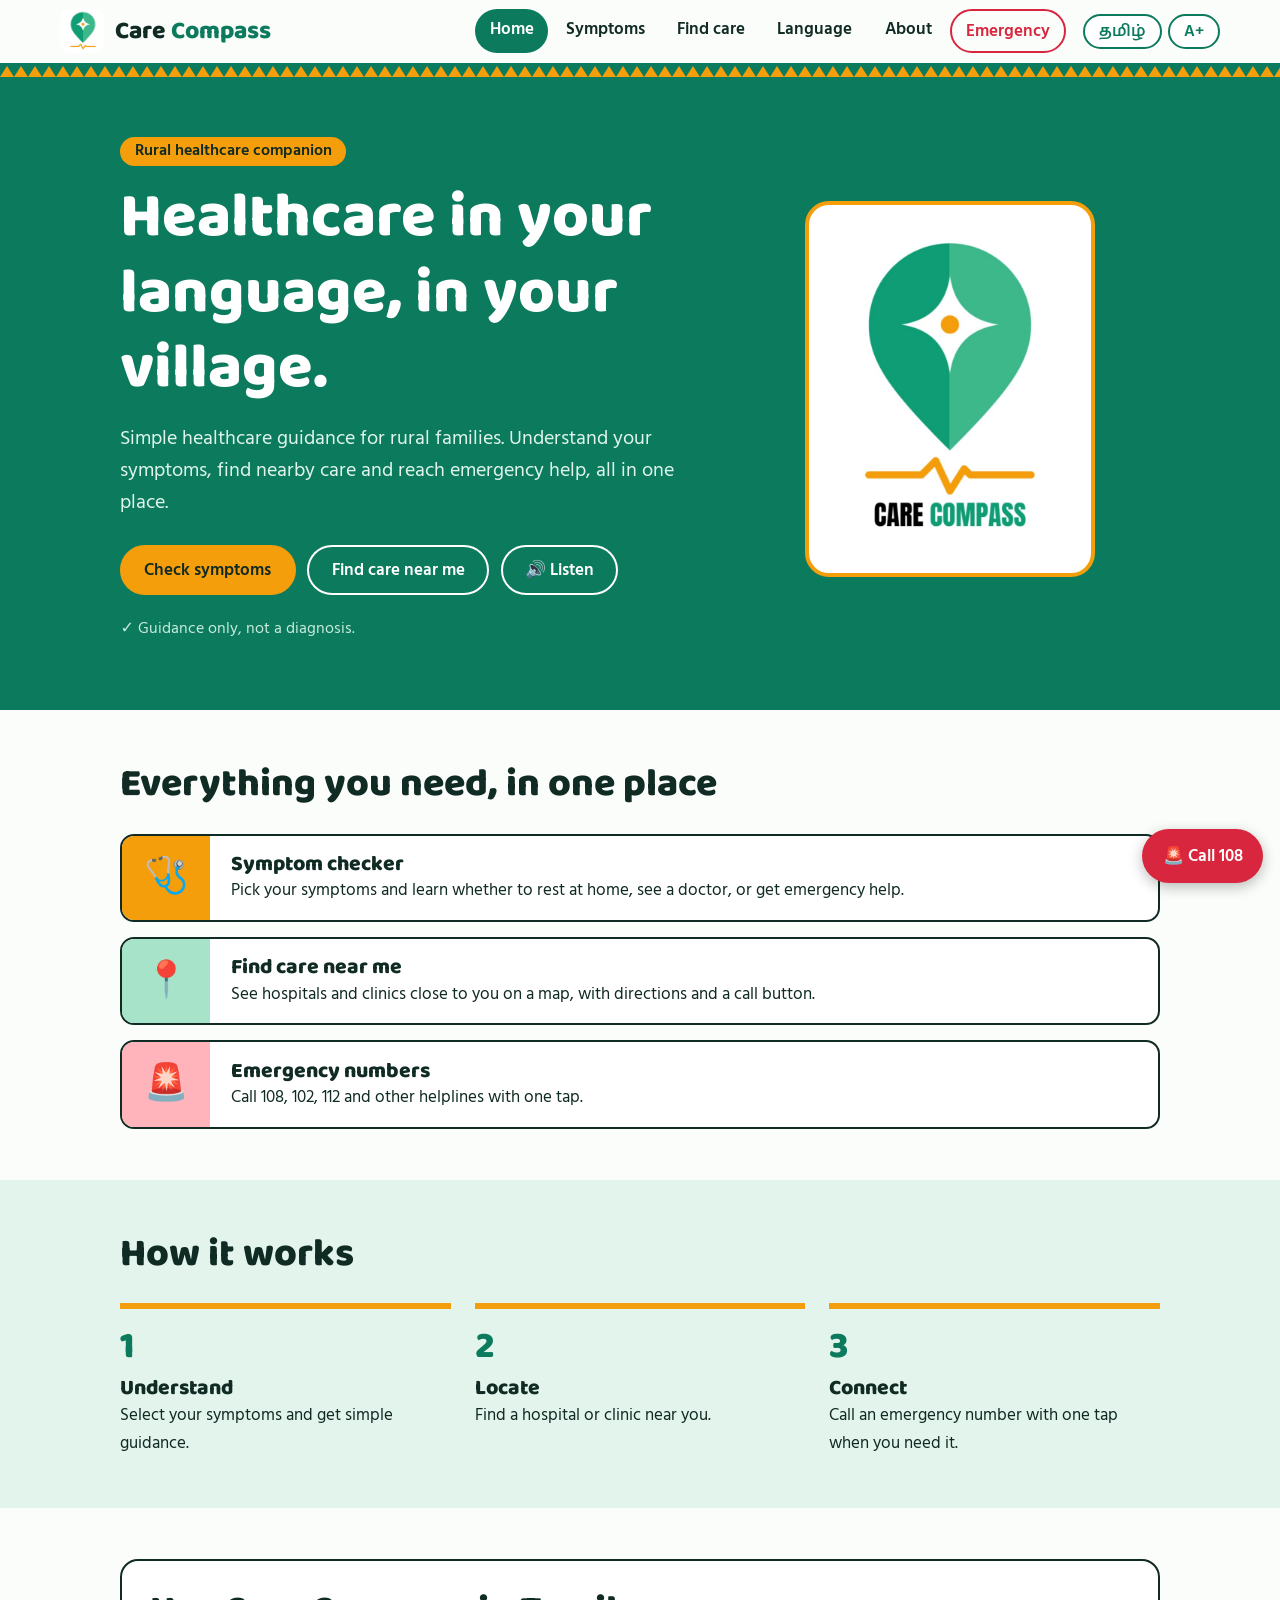
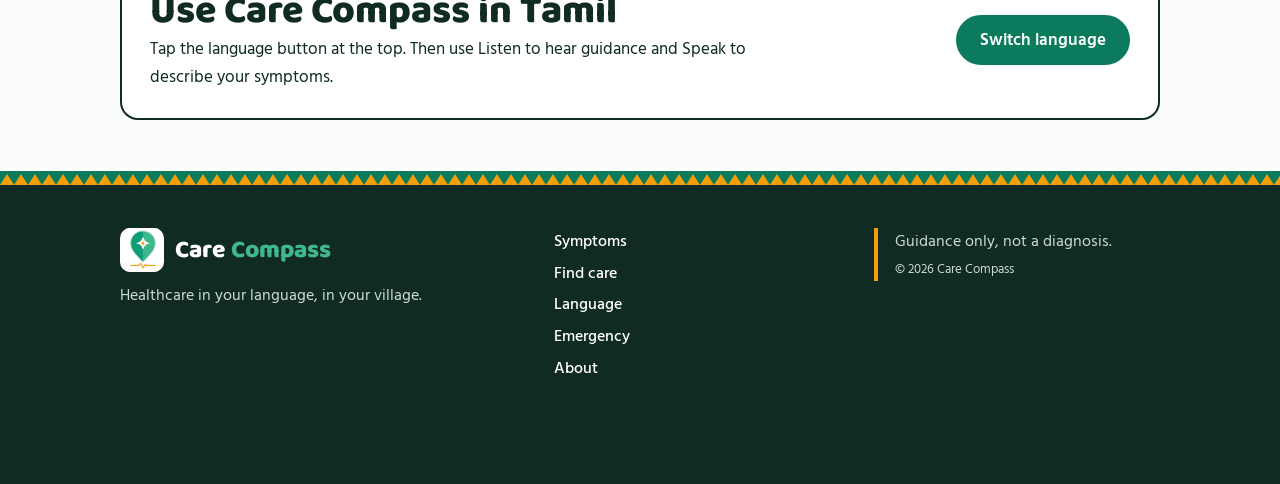
<file: static/index.html>
<!DOCTYPE html><html lang="en"><head><meta charset="UTF-8"><meta name="viewport" content="width=device-width,initial-scale=1"><meta name="theme-color" content="#0c7a5d"><title>Rural Healthcare Companion | Care Compass</title><link rel="icon" href="assets/care-compass-icon.jpeg"><link rel="manifest" href="manifest.json"><link rel="stylesheet" href="style.css"></head>
<body data-page="home"><header id="hdr"></header><main>
<section class="hero"><div class="wrap hero-in"><div>
<p class="tag" data-t="h_label">Rural healthcare companion</p>
<h1 data-t="h_title">Healthcare in your language, in your village.</h1>
<p class="lead" id="hd" data-t="h_desc">Simple healthcare guidance for rural families. Understand your symptoms, find nearby care and reach emergency help, all in one place.</p>
<div class="row"><a class="btn" href="symptoms.html" data-t="b_sym">Check symptoms</a><a class="btn alt" href="healthcare.html" data-t="b_care">Find care near me</a><button class="btn alt" data-listen="#hd" data-t="listen">🔊 Listen</button></div>
<p class="note" data-t="h_note">✓ Guidance only, not a diagnosis.</p></div>
<div class="logo-card"><img src="assets/carecompass-logo.jpeg" alt="Care Compass logo"></div></div></section>
<section><div class="wrap"><h2 data-t="sv_t">Everything you need, in one place</h2>
<div class="board">
<a class="rl" href="symptoms.html" style="--c:var(--gold)"><div class="ic">🩺</div><div><h3 data-t="r1_t">Symptom checker</h3><p data-t="r1_p">Pick your symptoms and learn whether to rest at home, see a doctor, or get emergency help.</p></div></a>
<a class="rl" href="healthcare.html" style="--c:#a7e3c9"><div class="ic">📍</div><div><h3 data-t="r2_t">Find care near me</h3><p data-t="r2_p">See hospitals and clinics close to you on a map, with directions and a call button.</p></div></a>
<a class="rl" href="emergency.html" style="--c:#ffb3ba"><div class="ic">🚨</div><div><h3 data-t="r3_t">Emergency numbers</h3><p data-t="r3_p">Call 108, 102, 112 and other helplines with one tap.</p></div></a>
</div></div></section>
<section style="background:var(--mint)"><div class="wrap"><h2 data-t="hw_t">How it works</h2>
<ol class="steps"><li><h3 data-t="st1_t">Understand</h3><p data-t="st1_p">Select your symptoms and get simple guidance.</p></li>
<li><h3 data-t="st2_t">Locate</h3><p data-t="st2_p">Find a hospital or clinic near you.</p></li>
<li><h3 data-t="st3_t">Connect</h3><p data-t="st3_p">Call an emergency number with one tap when you need it.</p></li></ol></div></section>
<section><div class="wrap"><div class="panel" style="background:#fff;border:2px solid var(--ink)"><div><h2 data-t="ta_t">Use Care Compass in Tamil</h2><p data-t="ta_p">Tap the language button at the top. Then use Listen to hear guidance and Speak to describe your symptoms.</p></div><a class="btn dark" href="language.html" data-t="ta_b">Switch language</a></div></div></section>
</main><div class="weave"></div><footer id="ftr"></footer><script src="script.js"></script></body></html>
</file>
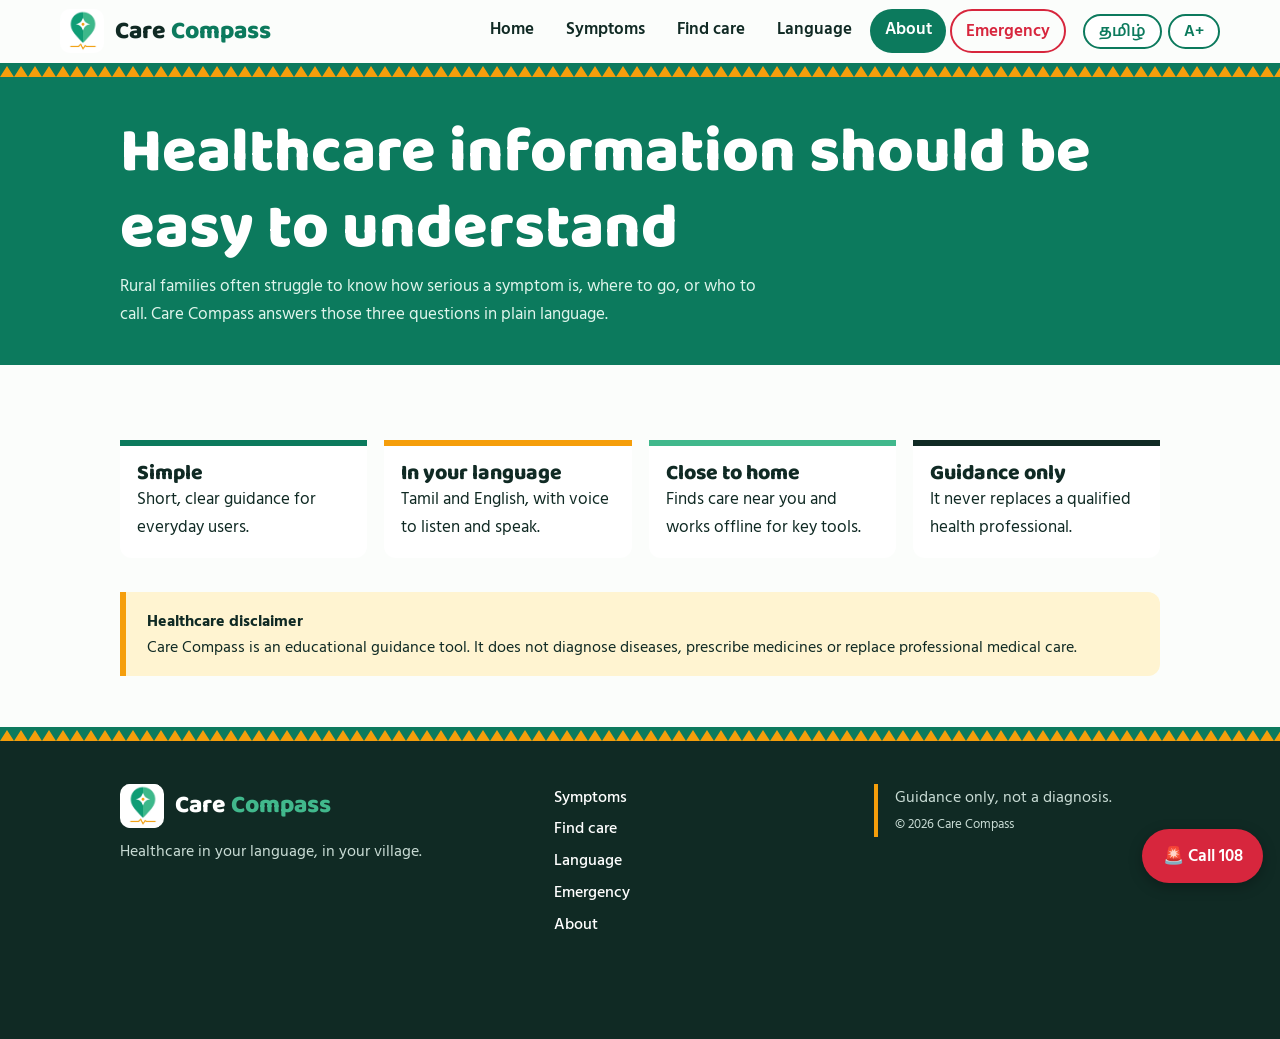
<file: static/about.html>
<!DOCTYPE html><html lang="en"><head><meta charset="UTF-8"><meta name="viewport" content="width=device-width,initial-scale=1"><meta name="theme-color" content="#0c7a5d"><title>About | Care Compass</title><link rel="icon" href="assets/care-compass-icon.jpeg"><link rel="manifest" href="manifest.json"><link rel="stylesheet" href="style.css"></head>
<body data-page="about"><header id="hdr"></header><main>
<section class="ph"><div class="wrap"><h1 data-t="ab_h">Healthcare information should be easy to understand</h1><p data-t="ab_p">Rural families often struggle to know how serious a symptom is, where to go, or who to call. Care Compass answers those three questions in plain language.</p></div></section>
<section><div class="wrap"><div class="grid4">
<div><h3 data-t="p1">Simple</h3><p data-t="p1p">Short, clear guidance for everyday users.</p></div>
<div><h3 data-t="p2">In your language</h3><p data-t="p2p">Tamil and English, with voice to listen and speak.</p></div>
<div><h3 data-t="p3">Close to home</h3><p data-t="p3p">Finds care near you and works offline for key tools.</p></div>
<div><h3 data-t="p4">Guidance only</h3><p data-t="p4p">It never replaces a qualified health professional.</p></div></div>
<div class="disc"><strong data-t="dc_h">Healthcare disclaimer</strong><p data-t="dc_p">Care Compass is an educational guidance tool. It does not diagnose diseases, prescribe medicines or replace professional medical care.</p></div></div></section>
</main><div class="weave"></div><footer id="ftr"></footer><script src="script.js"></script></body></html>
</file>
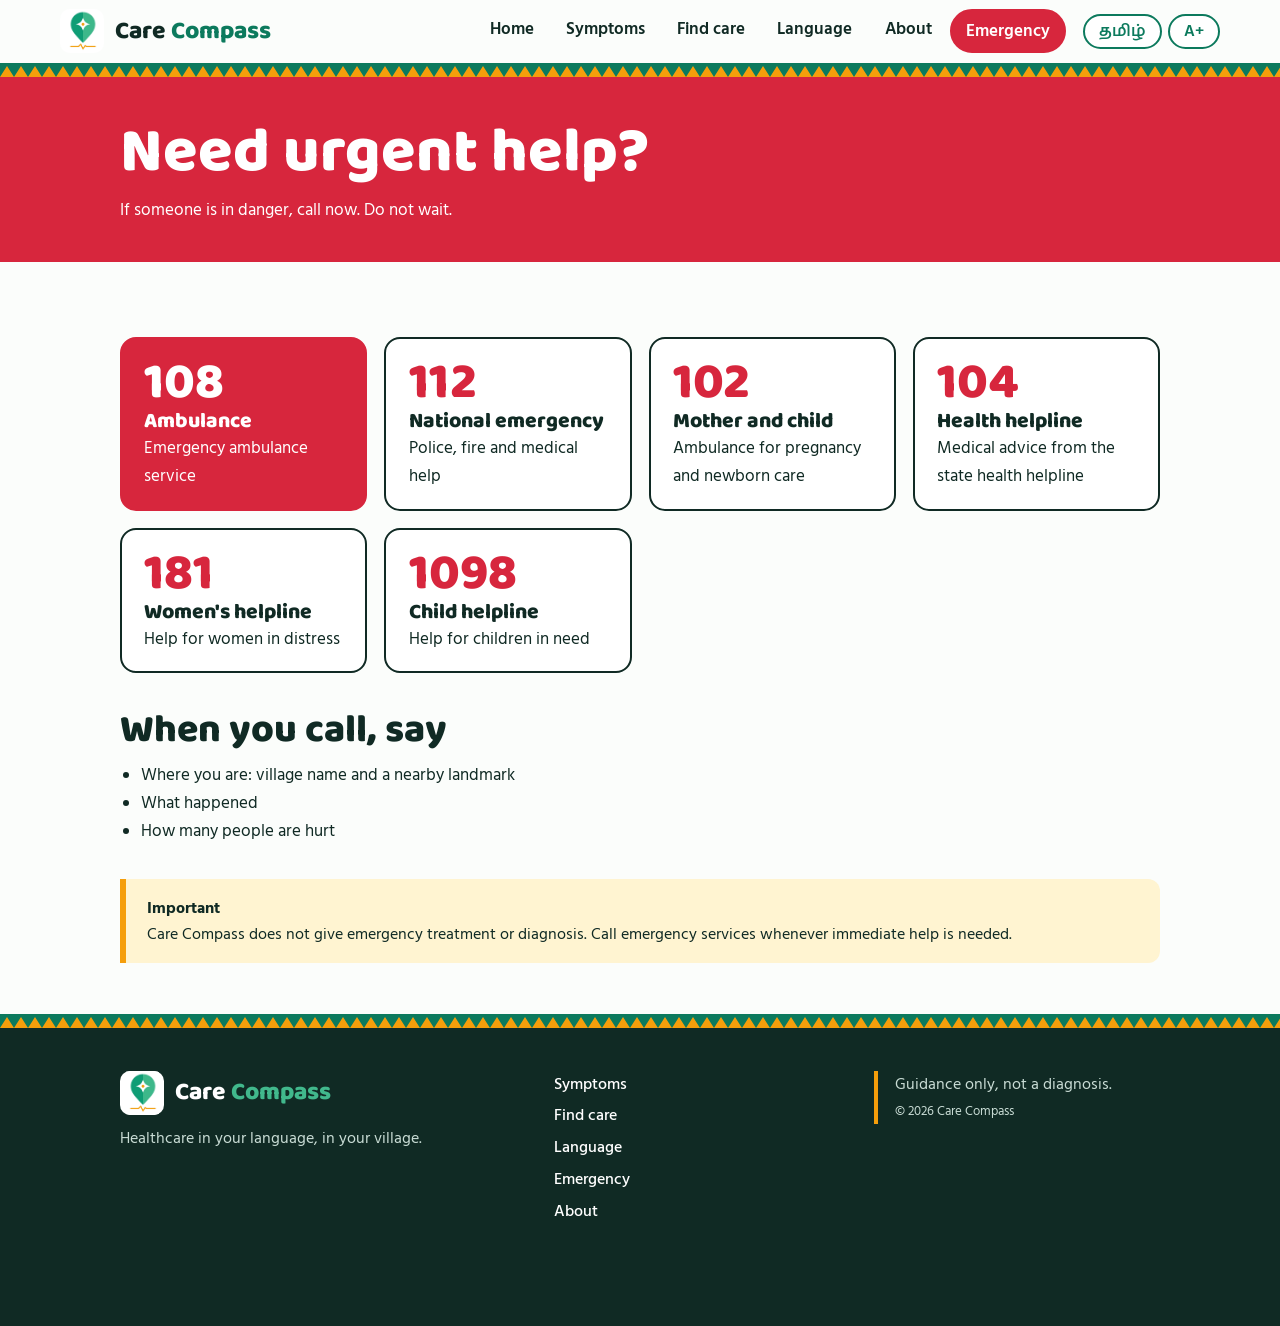
<file: static/emergency.html>
<!DOCTYPE html><html lang="en"><head><meta charset="UTF-8"><meta name="viewport" content="width=device-width,initial-scale=1"><meta name="theme-color" content="#0b5d63"><title>Emergency Help | Care Compass</title><link rel="icon" href="assets/logo.svg"><link rel="manifest" href="manifest.json"><link rel="stylesheet" href="style.css"></head>
<body data-page="sos"><header id="hdr"></header><main>
<section class="ph" style="background:var(--red)"><div class="wrap"><h1 data-t="em_h">Need urgent help?</h1><p style="color:#fff" data-t="em_p">If someone is in danger, call now. Do not wait.</p></div></section>
<section><div class="wrap"><div class="tiles">
<a class="tile main" href="tel:108"><b>108</b><h3 data-t="e1">Ambulance</h3><p data-t="e1p">Emergency ambulance service</p></a>
<a class="tile" href="tel:112"><b>112</b><h3 data-t="e2">National emergency</h3><p data-t="e2p">Police, fire and medical help</p></a>
<a class="tile" href="tel:102"><b>102</b><h3 data-t="e3">Mother and child</h3><p data-t="e3p">Ambulance for pregnancy and newborn care</p></a>
<a class="tile" href="tel:104"><b>104</b><h3 data-t="e4">Health helpline</h3><p data-t="e4p">Medical advice from the state health helpline</p></a>
<a class="tile" href="tel:181"><b>181</b><h3 data-t="e5">Women's helpline</h3><p data-t="e5p">Help for women in distress</p></a>
<a class="tile" href="tel:1098"><b>1098</b><h3 data-t="e6">Child helpline</h3><p data-t="e6p">Help for children in need</p></a></div>
<div class="say"><h2 data-t="sa_h">When you call, say</h2><ul><li data-t="sa1">Where you are: village name and a nearby landmark</li><li data-t="sa2">What happened</li><li data-t="sa3">How many people are hurt</li></ul></div>
<div class="disc"><strong data-t="imp">Important</strong><p data-t="em_d">Care Compass does not give emergency treatment or diagnosis. Call emergency services whenever immediate help is needed.</p></div></div></section>
</main><div class="weave"></div><footer id="ftr"></footer><script src="script.js"></script></body></html>
</file>
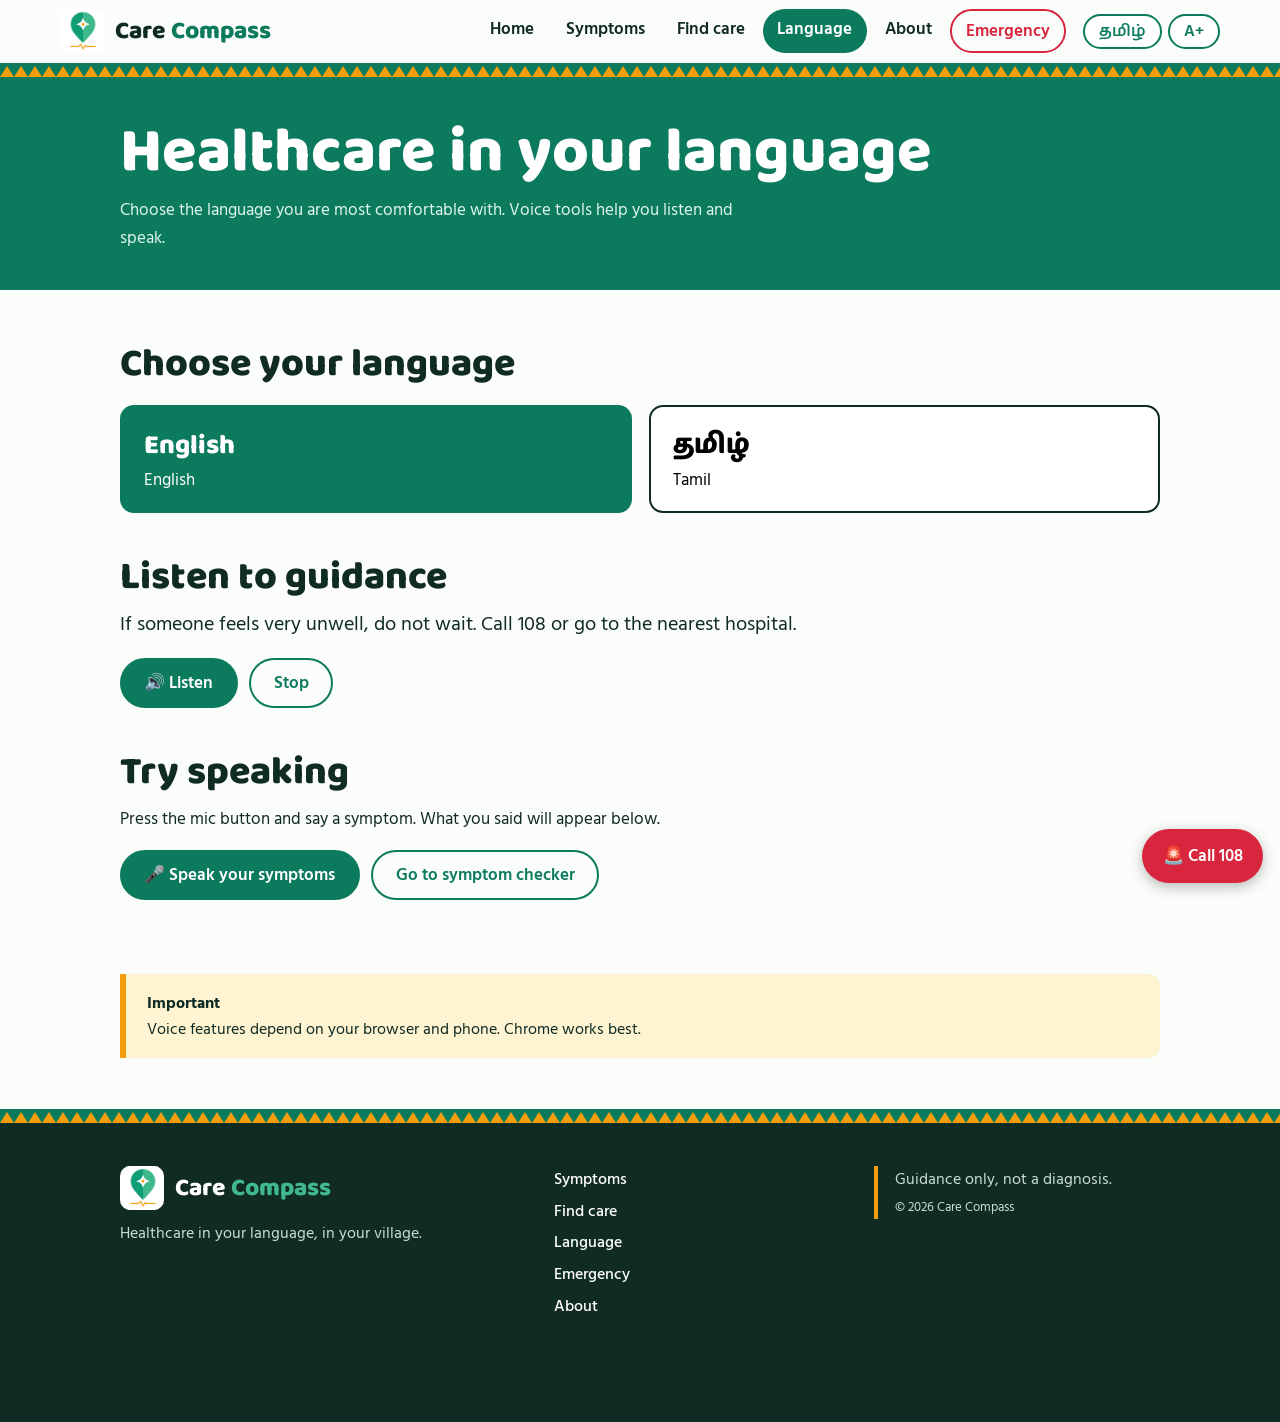
<file: static/language.html>
<!DOCTYPE html><html lang="en"><head><meta charset="UTF-8"><meta name="viewport" content="width=device-width,initial-scale=1"><meta name="theme-color" content="#0c7a5d"><title>Language & Voice | Care Compass</title><link rel="icon" href="assets/care-compass-icon.jpeg"><link rel="manifest" href="manifest.json"><link rel="stylesheet" href="style.css"></head>
<body data-page="lang"><header id="hdr"></header><main>
<section class="ph"><div class="wrap"><h1 data-t="lg_h">Healthcare in your language</h1><p data-t="lg_p">Choose the language you are most comfortable with. Voice tools help you listen and speak.</p></div></section>
<section><div class="wrap">
<h2 data-t="lg_c">Choose your language</h2>
<div class="langs"><button class="lang on" data-setlang="en"><b>English</b><span>English</span></button><button class="lang" data-setlang="ta"><b>தமிழ்</b><span>Tamil</span></button></div>
<h2 style="margin-top:2.4rem" data-t="lg_vh">Listen to guidance</h2>
<p id="sample" style="margin:.5rem 0 1rem;font-size:1.15rem" data-t="lg_s">If someone feels very unwell, do not wait. Call 108 or go to the nearest hospital.</p>
<div class="row"><button class="btn dark" data-listen="#sample" data-t="listen">🔊 Listen</button><button class="btn alt" style="color:var(--green)" data-stop data-t="stop">Stop</button></div>
<h2 style="margin-top:2.4rem" data-t="lg_ih">Try speaking</h2>
<p style="margin:.5rem 0 1rem" data-t="lg_ip">Press the mic button and say a symptom. What you said will appear below.</p>
<div class="row"><button class="btn dark" data-mic data-t="mic">🎤 Speak your symptoms</button><a class="btn alt" style="color:var(--green)" href="symptoms.html" data-t="lg_go">Go to symptom checker</a></div>
<p class="heard" id="heard" aria-live="polite"></p>
<div class="disc"><strong data-t="imp">Important</strong><p data-t="lg_in">Voice features depend on your browser and phone. Chrome works best.</p></div>
</div></section>
</main><div class="weave"></div><footer id="ftr"></footer><script src="script.js"></script></body></html>
</file>
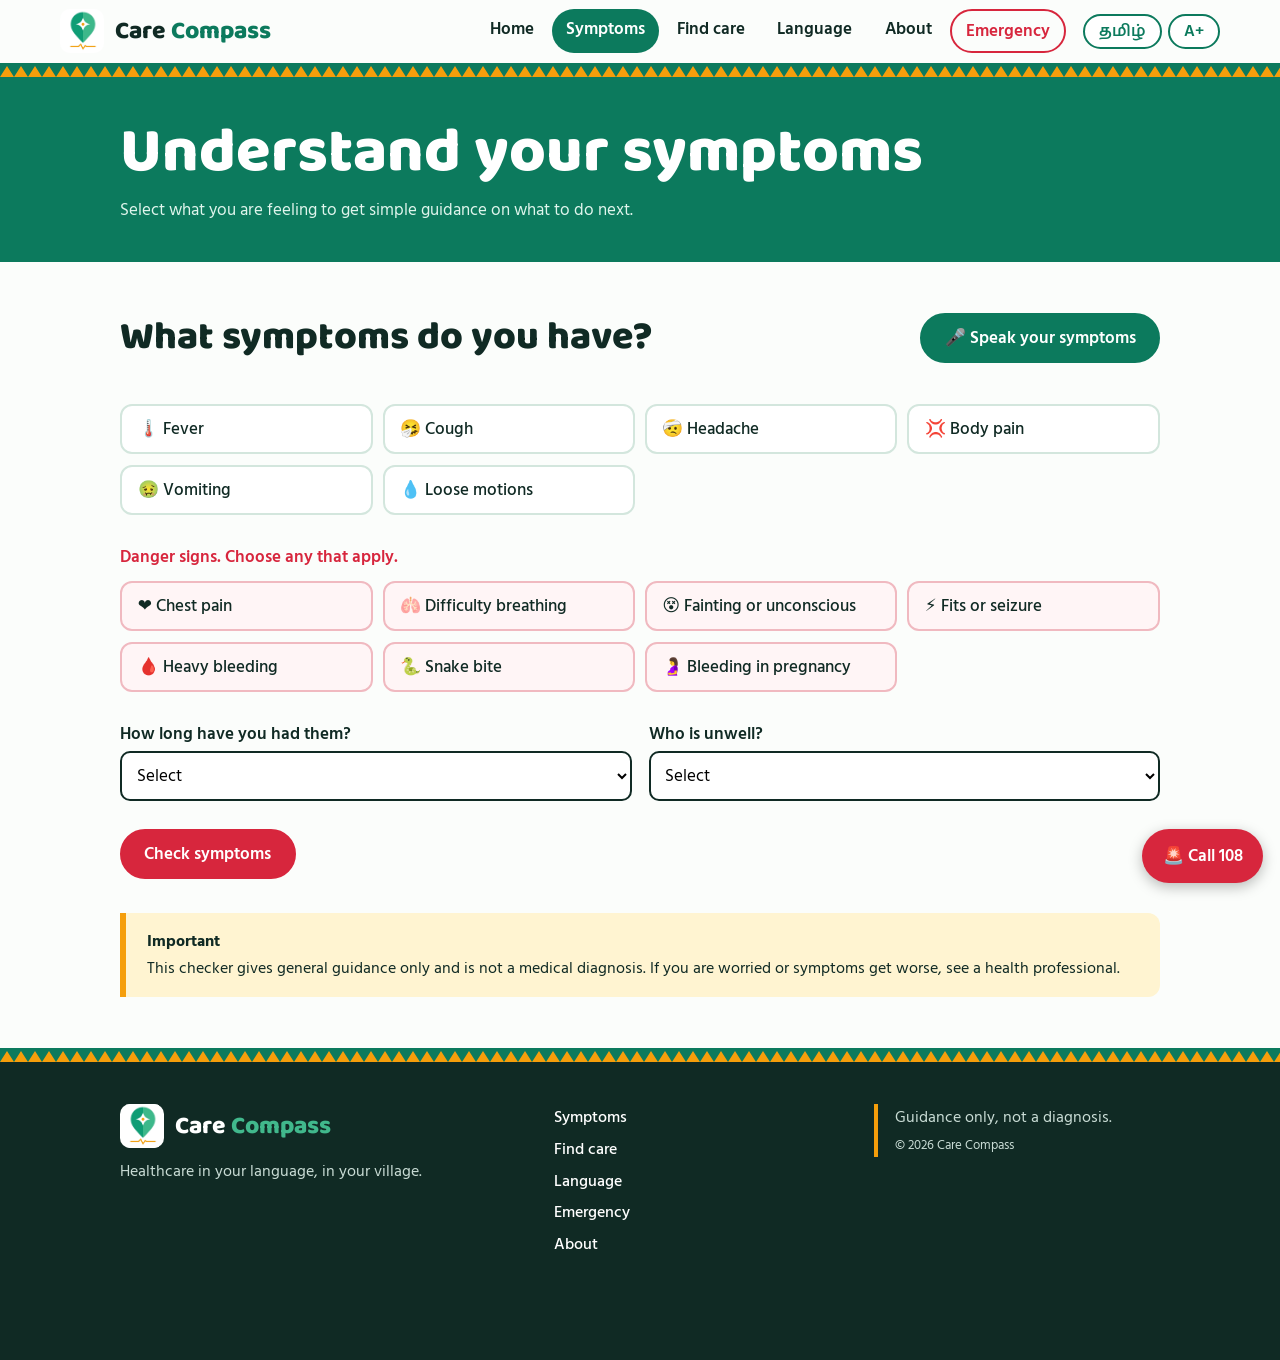
<file: static/symptoms.html>
<!DOCTYPE html><html lang="en"><head><meta charset="UTF-8"><meta name="viewport" content="width=device-width,initial-scale=1"><meta name="theme-color" content="#0b5d63"><title>Symptom Checker | Care Compass</title><link rel="icon" href="assets/logo.svg"><link rel="manifest" href="manifest.json"><link rel="stylesheet" href="style.css"></head>
<body data-page="symptoms"><header id="hdr"></header><main>
<section class="ph"><div class="wrap"><h1 data-t="sy_h">Understand your symptoms</h1><p data-t="sy_p">Select what you are feeling to get simple guidance on what to do next.</p></div></section>
<section><div class="wrap">
<div class="row" style="justify-content:space-between;align-items:center"><h2 data-t="sy_q">What symptoms do you have?</h2><button class="btn dark" id="mic" data-t="mic">🎤 Speak your symptoms</button></div>
<p class="heard" id="heard" aria-live="polite"></p>
<div class="chips" id="common"></div>
<p class="lbl" style="color:var(--red)" data-t="dg">Danger signs. Choose any that apply.</p>
<div class="chips danger" id="danger"></div>
<div class="fields"><div><label for="dur" data-t="du">How long have you had them?</label><select id="dur"><option value="" data-t="d0">Select</option><option value="1" data-t="d1">1 to 3 days</option><option value="2" data-t="d2">4 to 7 days</option><option value="3" data-t="d3">More than 7 days</option></select></div>
<div><label for="age" data-t="ag">Who is unwell?</label><select id="age"><option value="" data-t="d0">Select</option><option value="child" data-t="child">Child</option><option value="adult" data-t="adult">Adult</option><option value="elder" data-t="elder">Older adult</option></select></div></div>
<button class="btn red" id="go" data-t="go">Check symptoms</button>
<p class="err" id="err" hidden data-t="err">Please choose a symptom, how long, and who is unwell.</p>
<div class="result" id="res" aria-live="polite"><div class="rh"><span id="ri"></span><span id="rl"></span></div><div class="rb"><h2 id="rt"></h2><p id="rp"></p><p class="lbl" id="rwh" data-t="why_h">Why this result</p><ul id="rw"></ul><div class="row"><a class="btn dark" id="ra" href="#"></a><button class="btn alt" style="color:var(--teal)" id="rs" data-t="listen">🔊 Listen</button><a class="btn alt" style="color:var(--teal)" id="rwa" target="_blank" rel="noopener" data-t="share">Share on WhatsApp</a></div></div></div>
<div class="disc"><strong data-t="imp">Important</strong><p data-t="sy_d">This checker gives general guidance only and is not a medical diagnosis. If you are worried or symptoms get worse, see a health professional.</p></div>
</div></section>
</main><div class="weave"></div><footer id="ftr"></footer><script src="script.js"></script></body></html>
</file>
<file: static/style.css>
@import url('https://fonts.googleapis.com/css2?family=Baloo+Thambi+2:wght@600;800&family=Hind+Madurai:wght@400;500;600&display=swap');
:root{--green:#0c7a5d;--leaf:#41b88c;--deep:#0a4d3b;--gold:#f59e0b;--paper:#fbfdfb;--ink:#102a24;--red:#d7263d;--line:#d3e6dd;--mint:#e3f4ec;
--weave:url("data:image/svg+xml,%3Csvg xmlns='http://www.w3.org/2000/svg' width='28' height='14'%3E%3Crect width='28' height='14' fill='%230c7a5d'/%3E%3Cpath d='M0 14L7 3l7 11zM14 14l7-11 7 11z' fill='%23f59e0b'/%3E%3C/svg%3E")}
*{box-sizing:border-box;margin:0;padding:0}
html{font-size:17px;scroll-behavior:smooth}html.big{font-size:20px}
body{font-family:'Hind Madurai','Noto Sans Tamil',system-ui,sans-serif;background:var(--paper);color:var(--ink);line-height:1.65;padding-bottom:0}
h1,h2,h3{font-family:'Baloo Thambi 2','Hind Madurai',sans-serif;font-weight:800;line-height:1.2}
h1{font-size:clamp(2.1rem,6vw,3.7rem)}h2{font-size:clamp(1.6rem,4vw,2.3rem)}h3{font-size:1.25rem}
a{color:inherit}
.wrap{max-width:1080px;margin:auto;padding:0 1.2rem}
section{padding:3rem 0}
.weave{height:14px;background:var(--weave) repeat-x}
#hdr{position:sticky;top:0;z-index:50;background:var(--paper)}
.bar{display:flex;align-items:center;gap:1rem;padding:.55rem 1.2rem;flex-wrap:wrap;max-width:1200px;margin:auto}
.brand{display:flex;gap:.6rem;align-items:center;text-decoration:none;font:800 1.45rem/1 'Baloo Thambi 2',sans-serif}
.brand img{width:44px;height:44px;object-fit:contain;background:#fff;border-radius:10px}.brand i{font-style:normal;color:var(--green)}
nav{display:flex;gap:.2rem;margin-left:auto;flex-wrap:wrap}
nav a{padding:.35rem .85rem;border-radius:99px;text-decoration:none;font-weight:600}
nav a.on{background:var(--green);color:#fff}
nav a.sosl{border:2px solid var(--red);color:var(--red)}nav a.sosl.on{background:var(--red);color:#fff}
.tools{display:flex;gap:.4rem}
.tools button{font:600 .95rem 'Hind Madurai',sans-serif;border:2px solid var(--green);background:#fff;color:var(--green);border-radius:99px;padding:.25rem .8rem;cursor:pointer}
@media(max-width:820px){nav{order:3;width:100%;margin:0;overflow-x:auto;flex-wrap:nowrap}nav a{white-space:nowrap}.tools{margin-left:auto}}
.hero{background:var(--green);color:#fff;padding:3.5rem 0 4rem}
.hero-in{display:grid;grid-template-columns:1.4fr 1fr;gap:2rem;align-items:center}
.logo-card{background:#fff;border-radius:24px;padding:1rem;max-width:290px;margin:auto;border:4px solid var(--gold)}
.logo-card img{width:100%;display:block;border-radius:12px}
@media(max-width:760px){.hero-in{grid-template-columns:1fr}.logo-card{max-width:200px}}
.lead{font-size:1.15rem;max-width:34rem;margin:1rem 0 1.5rem;color:#dff5ec}
.tag{display:inline-block;background:var(--gold);color:var(--ink);padding:.1rem .85rem;border-radius:99px;font-weight:600;font-size:.92rem;margin-bottom:.8rem}
.row{display:flex;gap:.7rem;flex-wrap:wrap}
.btn{display:inline-block;font:600 1rem 'Hind Madurai',sans-serif;background:var(--gold);color:var(--ink);padding:.65rem 1.3rem;border-radius:99px;border:2px solid var(--gold);text-decoration:none;cursor:pointer}
.btn.alt{background:transparent;color:inherit;border-color:currentColor}
.btn.red{background:var(--red);border-color:var(--red);color:#fff}
.btn.dark{background:var(--green);border-color:var(--green);color:#fff}
a:focus-visible,button:focus-visible,select:focus-visible,.chip input:focus-visible+span{outline:3px solid var(--deep);outline-offset:2px}
.note{margin-top:1.2rem;font-size:.95rem;color:#c6eadc}
.board{display:grid;gap:.9rem;margin-top:1.5rem}
.rl{display:grid;grid-template-columns:88px 1fr;text-decoration:none;border:2px solid var(--ink);border-radius:14px;overflow:hidden;background:#fff}
.rl:hover{background:var(--mint)}
.rl .ic{display:grid;place-items:center;font-size:2.1rem;background:var(--c)}
.rl div:last-child{padding:.9rem 1.2rem}
.steps{display:grid;grid-template-columns:repeat(3,1fr);gap:1.4rem;margin-top:1.5rem;counter-reset:s}
.steps li{list-style:none;counter-increment:s;border-top:6px solid var(--gold);padding-top:.5rem}
.steps li::before{content:counter(s);font:800 2.2rem 'Baloo Thambi 2',sans-serif;color:var(--green)}
@media(max-width:700px){.steps{grid-template-columns:1fr}}
.panel{border-radius:18px;padding:1.6rem;display:flex;gap:1.2rem;align-items:center;justify-content:space-between;flex-wrap:wrap}
.panel p{max-width:36rem}
.ph{background:var(--green);color:#fff;padding:2.2rem 0}.ph p{max-width:38rem;color:#dff5ec;margin-top:.4rem}
.lbl{font-weight:600;margin:1.6rem 0 .6rem}
.chips{display:grid;grid-template-columns:repeat(auto-fill,minmax(210px,1fr));gap:.6rem}
.chip{position:relative}.chip input{position:absolute;opacity:0}
.chip span{display:block;border:2px solid var(--line);background:#fff;border-radius:12px;padding:.55rem .9rem;cursor:pointer;font-weight:500}
.chip input:checked+span{background:var(--green);border-color:var(--green);color:#fff}
.chips.danger span{border-color:#f0b9c0;background:#fff5f6}
.chips.danger input:checked+span{background:var(--red);border-color:var(--red)}
.fields{display:grid;grid-template-columns:1fr 1fr;gap:1rem;margin:1.6rem 0}
@media(max-width:600px){.fields{grid-template-columns:1fr}}
.fields label{display:block;font-weight:600;margin-bottom:.2rem}
select{width:100%;font:inherit;padding:.6rem;border:2px solid var(--ink);border-radius:10px;background:#fff}
.heard{margin-top:.8rem;color:#3f6459;min-height:1.6em}
.err{color:var(--red);font-weight:600;margin-top:.8rem}
.result{display:none;margin-top:1.6rem;border:3px solid var(--c);border-radius:16px;overflow:hidden;background:#fff}
.result.show{display:block}
.result[data-lv=red]{--c:var(--red);--tc:#fff}.result[data-lv=gold]{--c:var(--gold);--tc:var(--ink)}.result[data-lv=green]{--c:var(--green);--tc:#fff}
.rh{background:var(--c);color:var(--tc);padding:.7rem 1.2rem;display:flex;gap:.7rem;align-items:center;font-weight:600}
.rh span{font-size:1.6rem}
.rb{padding:1.2rem}.rb ul{margin:.4rem 0 1rem 1.2rem}
.hc{display:grid;grid-template-columns:minmax(0,1fr) minmax(0,1.3fr);gap:1.2rem;margin-top:1.2rem}
@media(max-width:800px){.hc{grid-template-columns:1fr}}
#map{height:520px;border-radius:14px;border:2px solid var(--ink);z-index:0}
@media(max-width:800px){#map{height:360px}}
#list{max-height:520px;overflow:auto;display:grid;gap:.6rem;align-content:start}
.fac{border:2px solid var(--line);border-radius:12px;padding:.7rem 1rem;background:#fff;cursor:pointer}
.fac:hover{border-color:var(--green)}.fac h3{font-size:1.05rem}
.meta{font-size:.9rem;color:#3f6459}.acts{display:flex;gap:1rem;margin-top:.3rem;font-weight:600}.acts a{color:var(--green)}
.flt{display:flex;gap:.5rem;flex-wrap:wrap;margin-top:1rem}
.flt button{font:600 .95rem 'Hind Madurai',sans-serif;padding:.3rem 1rem;border-radius:99px;border:2px solid var(--green);background:#fff;color:var(--green);cursor:pointer}
.flt button.on{background:var(--green);color:#fff}
.tiles{display:grid;grid-template-columns:repeat(auto-fit,minmax(240px,1fr));gap:1rem;margin-top:1.4rem}
.tile{text-decoration:none;border-radius:16px;padding:1.1rem 1.3rem;background:#fff;border:2px solid var(--ink)}
.tile b{font:800 3rem/1 'Baloo Thambi 2',sans-serif;color:var(--red);display:block}
.tile.main{background:var(--red);color:#fff;border-color:var(--red)}.tile.main b{color:#fff}
.tile:hover{background:var(--mint)}.tile.main:hover{background:#b81e32}
.say{margin-top:2rem}.say ul{margin:.4rem 0 0 1.2rem}
.grid4{display:grid;grid-template-columns:repeat(auto-fit,minmax(220px,1fr));gap:1rem;margin-top:1.4rem}
.grid4>div{border-top:6px solid var(--green);background:#fff;padding:.8rem 1rem 1rem;border-radius:0 0 12px 12px}
.grid4>div:nth-child(2){border-color:var(--gold)}.grid4>div:nth-child(3){border-color:var(--leaf)}.grid4>div:nth-child(4){border-color:var(--ink)}
.langs{display:grid;grid-template-columns:repeat(auto-fit,minmax(200px,1fr));gap:1rem;margin-top:1rem}
.lang{font:inherit;text-align:left;padding:1rem 1.3rem;border:2px solid var(--ink);border-radius:14px;background:#fff;cursor:pointer}
.lang b{display:block;font:800 1.6rem 'Baloo Thambi 2',sans-serif}
.lang.on{background:var(--green);color:#fff;border-color:var(--green)}
.disc{border-left:6px solid var(--gold);background:#fff4d1;padding:.9rem 1.2rem;border-radius:0 12px 12px 0;margin-top:2rem;font-size:.95rem}
.sos{position:fixed;right:1rem;bottom:1rem;z-index:60;background:var(--red);color:#fff;font-weight:600;padding:.75rem 1.2rem;border-radius:99px;text-decoration:none;box-shadow:0 4px 14px #0004}
footer{background:var(--ink);color:#c9dcd5;padding:2.5rem 0 6rem;font-size:.95rem}
footer .brand{color:#fff;margin-bottom:.5rem}footer .brand i{color:var(--leaf)}
.foot{display:grid;grid-template-columns:1.4fr 1fr 1fr;gap:2rem;align-items:start}
.foot-brand p{margin-top:.6rem;max-width:20rem}
.foot-links{display:grid;gap:.3rem}
.foot-links a{text-decoration:none;color:#fff;font-weight:500}
.foot-links a:hover{color:var(--gold)}
.foot-note{border-left:4px solid var(--gold);padding-left:1rem}
@media(max-width:760px){.foot{grid-template-columns:1fr}}
</file>
